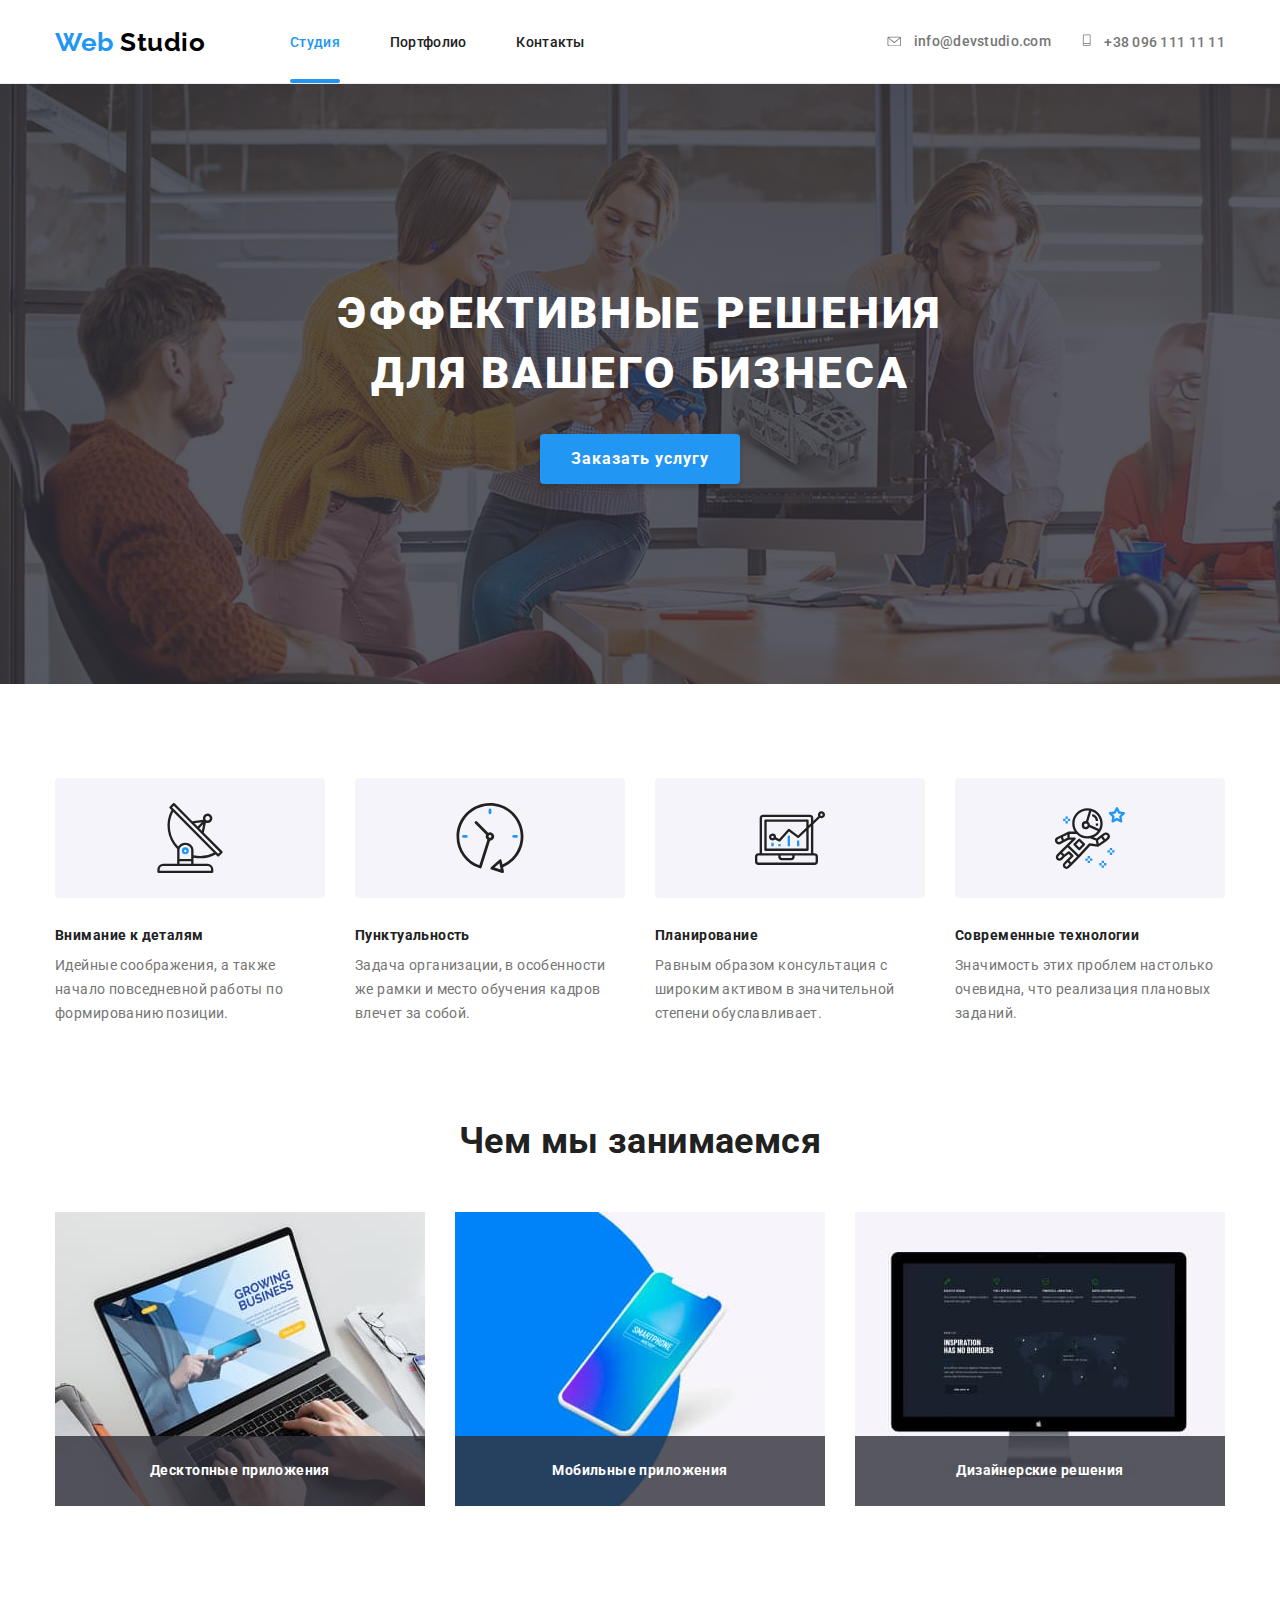
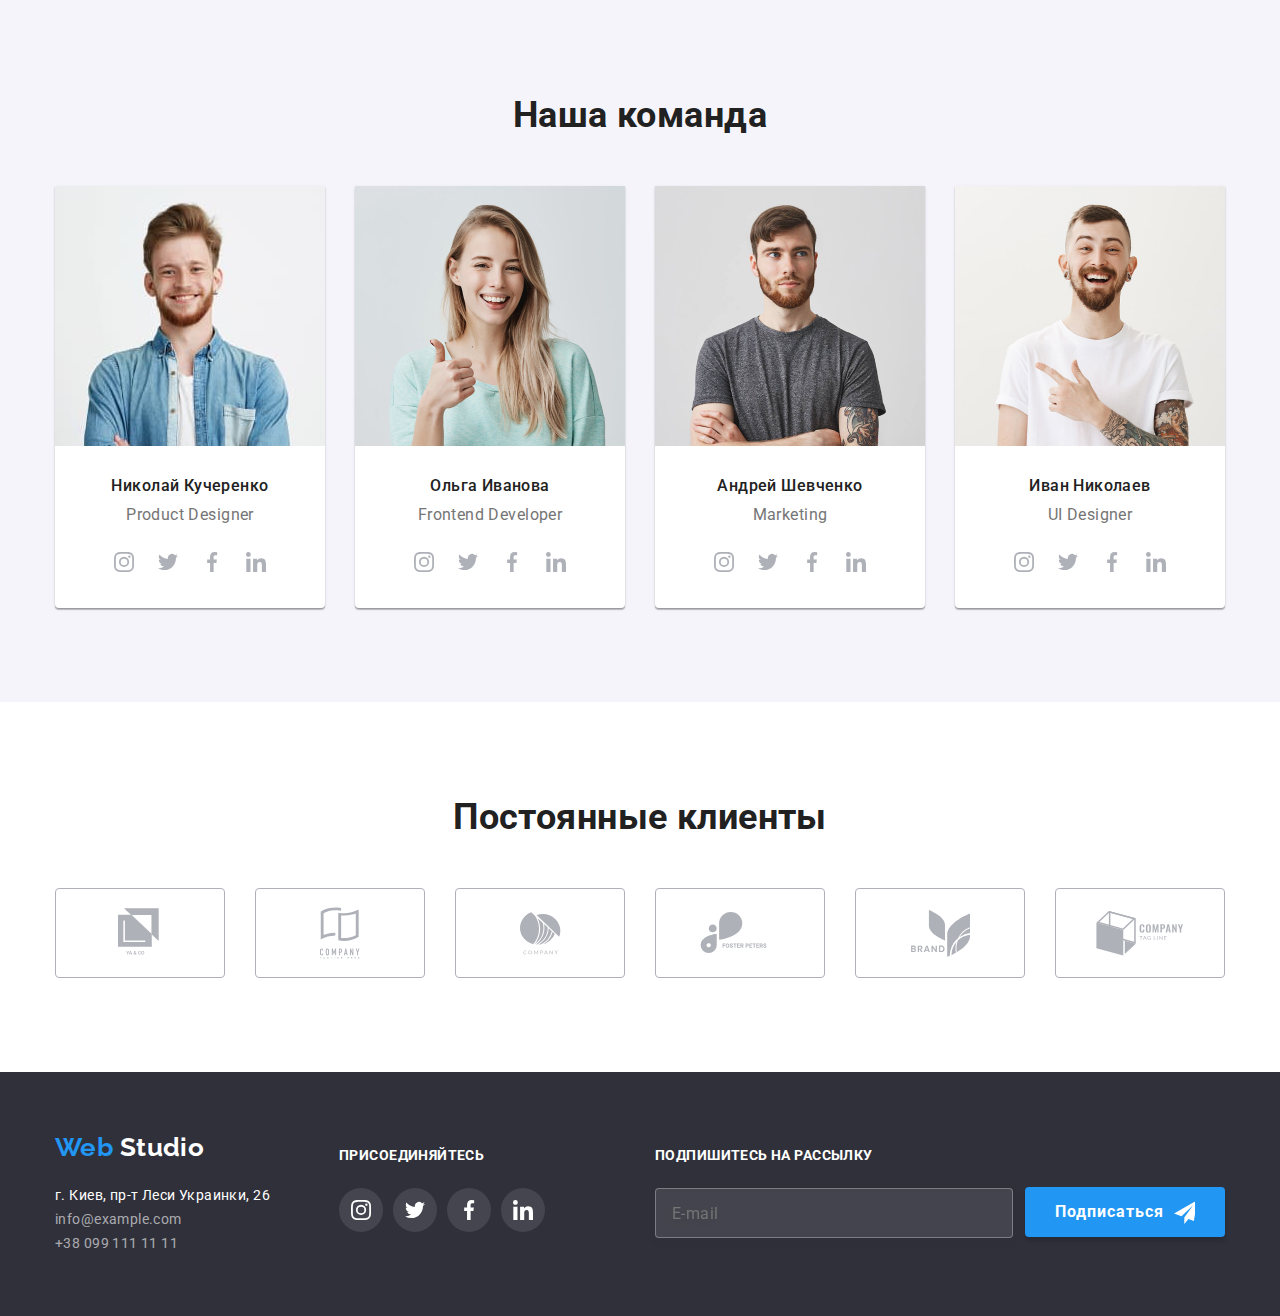
<file: index.html>
<!DOCTYPE html>
<html lang="ru">
  <head>
    <meta charset="UTF-8" />
    <meta name="viewport" content="width=device-width, initial-scale=1.0" />
    <title>Web Studio</title>
    <link
      href="https://fonts.googleapis.com/css2?family=Raleway:wght@700&family=Roboto:wght@400;500;700;900&display=swap"
      rel="stylesheet"
    />
    <link
      rel="stylesheet"
      href="https://cdnjs.cloudflare.com/ajax/libs/modern-normalize/0.7.0/modern-normalize.min.css"
    />
    <link rel="stylesheet" href="./css/styles.css" />
  </head>
  <body>
    <!-- Шапка сайта-->
    <header>
      <div class="container">
        <nav class="site-nav">
          <a href="./index.html" class="logo"><span>Web</span> Studio</a>
          <ul class="list">
            <li class="item"><a href="./index.html" class="link current">Студия</a></li>
            <li class="item">
              <a href="./portfolio.html" class="link">Портфолио</a>
            </li>
            <li class="item"><a href="" class="link">Контакты</a></li>
          </ul>
        </nav>

        <ul class="contacts list">
          <li class="mail-item">            
            <a href="mailto:info@example.com" class="link">
              <svg width="16px" height="11px" class="icon-contacts">
                <use href="./images/sprite.svg#icon-logo-mail"></use>
              </svg>
              info@devstudio.com
            </a>
          </li>
          <li class="call-item">            
            <a href="tel:+380991111111" class="link">
              <svg width="10px" height="15px" class="icon-contacts">
                <use href="./images/sprite.svg#icon-call"></use>
              </svg>
              +38 096 111 11 11
            </a>
          </li>
        </ul>
      </div>
    </header>

    <main>
      <!-- Герой-->
      <section>
        <div class="hero hero-list ">
          <h1 class="hero-title">Эффективные решения<br> для вашего бизнеса</h1>
          <button class="hero-button" data-modal-open>Заказать услугу</button>
        </div>
      </section>

      <!-- Преимущества-->
      <section class="advantages padding">
        <div class="container">
          <h2 class="visually-hidden">Преимущества</h2>
          <ul class="list">
            <li class="item icon-satellite">
              <h3 class="section-title">Внимание к деталям</h3>
              <p>
                Идейные соображения, а также начало повседневной работы по
                формированию позиции.
              </p>
            </li>
            <li class="item icon-clock">
              <h3 class="section-title">Пунктуальность</h3>
              <p>
                Задача организации, в особенности же рамки и место обучения
                кадров влечет за собой.
              </p>
            </li>
            <li class="item icon-computer">
              <h3 class="section-title">Планирование</h3>
              <p>
                Равным образом консультация с широким активом в значительной
                степени обуславливает.
              </p>
            </li>
            <li class="item icon-astronaut">
              <h3 class="section-title">Современные технологии</h3>
              <p>
                Значимость этих проблем настолько очевидна, что реализация
                плановых заданий.
              </p>
            </li>
          </ul>
        </div>
      </section>

      <!-- Чем мы занимаемся-->
      <section class="section padding">
        <div class="container">
          <h2 class="section-title work">Чем мы занимаемся</h2>
          <ul class="work-list list"> 
            <li class="item">
              <img src="./images/web-studio/desktop.jpg" alt="Десктопные приложения" width="370" height="294" />
              <h3 class="subtitle">Десктопные приложения</h3>
            </li>
            <li class="item">
              <img src="./images/web-studio/mobile.jpg" alt="Мобильные приложения" width="370" height="294" />
              <h3 class="subtitle">Мобильные приложения</h3>
            </li>
            <li class="item">
              <img src="./images/web-studio/design.jpg" alt="Дизайнерские решения" width="370" height="294" />
              <h3 class="subtitle">Дизайнерские решения</h3>
            </li>
          </ul>
        </div>
          </section>
          
          <!-- Наша команда-->
          <section class="section-team padding">
            <div class="container">
            <h2 class="section-title">Наша команда</h2>
            <ul class="list">
              <li class="list-item">
                <img src="./images/web-studio/img-1.jpg" alt="Николай Кучеренко" width="270" height="260" />
                <div class="workman">
                  <h3 class="name">Николай Кучеренко</h3>
                  <p lang="en">Product Designer</p>
                  <ul class="list">
                    <li>
                      <a href="" aria-label="ссылка инстаграм" target="_blank" rel="noreferrer noopener" class="link">
                        <svg width="20px" height="20px" class="social-link">
                          <use href="./images/sprite.svg#icon-instagram"></use>
                        </svg>
                      </a>
                    </li>
                    <li>
                      <a href="" aria-label="ссылка твиттер" target="_blank" rel="noreferrer noopener" class="link">
                        <svg width="20px" height="20px" class="social-link">
                          <use href="./images/sprite.svg#icon-twitter"></use>
                        </svg>
                      </a>
                    </li>
                    <li>
                      <a href="" aria-label="ссылка фейсбук" target="_blank" rel="noreferrer noopener" class="link">
                        <svg width="20px" height="20px" class="social-link">
                          <use href="./images/sprite.svg#icon-facebook"></use>
                        </svg>
                      </a>
                    </li>
                    <li>
                      <a href="" aria-label="ссылка линкедин" target="_blank" rel="noreferrer noopener" class="link">
                        <svg width="20px" height="20px" class="social-link">
                          <use href="./images/sprite.svg#icon-linkedin"></use>
                        </svg>
                      </a>
                    </li>
                  </ul>
                </div>
              </li>
              <li class="list-item">
                <img src="./images/web-studio/img-2.jpg" alt="Ольга Иванова" width="270" height="260" />
                <div class="workman">
                  <h3 class="name">Ольга Иванова</h3>
                  <p lang="en">Frontend Developer</p>
                  <ul class="list">
                    <li>
                      <a href="" aria-label="ссылка инстаграм" target="_blank" rel="noreferrer noopener" class="link">
                        <svg width="20px" height="20px" class="social-link">
                          <use href="./images/sprite.svg#icon-instagram"></use>
                        </svg>
                      </a>
                    </li>
                    <li>
                      <a href="" aria-label="ссылка твиттер" target="_blank" rel="noreferrer noopener" class="link">
                        <svg width="20px" height="20px" class="social-link">
                          <use href="./images/sprite.svg#icon-twitter"></use>
                        </svg>
                      </a>
                    </li>
                    <li>
                      <a href="" aria-label="ссылка фейсбук" target="_blank" rel="noreferrer noopener" class="link">
                        <svg width="20px" height="20px" class="social-link">
                          <use href="./images/sprite.svg#icon-facebook"></use>
                        </svg>
                      </a>
                    </li>
                    <li>
                      <a href="" aria-label="ссылка линкедин" target="_blank" rel="noreferrer noopener" class="link">
                        <svg width="20px" height="20px" class="social-link">
                          <use href="./images/sprite.svg#icon-linkedin"></use>
                        </svg>
                      </a>
                    </li>
                  </ul>
                </div>
              </li>
              <li class="list-item">
                <img src="./images/web-studio/img-3.jpg" alt="Андрей Шевченко" width="270" height="260" />
                <div class="workman">
                  <h3 class="name">Андрей Шевченко</h3>
                  <p lang="en">Marketing</p>
                  <ul class="list">
                    <li>
                      <a href="" aria-label="ссылка инстаграм" target="_blank" rel="noreferrer noopener" class="link">
                        <svg width="20px" height="20px" class="social-link">
                          <use href="./images/sprite.svg#icon-instagram"></use>
                        </svg>
                      </a>
                    </li>
                    <li>
                      <a href="" aria-label="ссылка твиттер" target="_blank" rel="noreferrer noopener" class="link">
                        <svg width="20px" height="20px" class="social-link">
                          <use href="./images/sprite.svg#icon-twitter"></use>
                        </svg>
                      </a>
                    </li>
                    <li>
                      <a href="" aria-label="ссылка фейсбук" target="_blank" rel="noreferrer noopener" class="link">
                        <svg width="20px" height="20px" class="social-link">
                          <use href="./images/sprite.svg#icon-facebook"></use>
                        </svg>
                      </a>
                    </li>
                    <li>
                      <a href="" aria-label="ссылка линкедин" target="_blank" rel="noreferrer noopener" class="link">
                        <svg width="20px" height="20px" class="social-link">
                          <use href="./images/sprite.svg#icon-linkedin"></use>
                        </svg>
                      </a>
                    </li>
                  </ul>
                </div>
              </li>
              <li class="list-item">
                <img src="./images/web-studio/img-4.jpg" alt="Иван Николаев" width="270" height="260" />
                <div class="workman">
                  <h3 class="name">Иван Николаев</h3>
                  <p lang="en">UI Designer</p>
                  <ul class="list">
                    <li>
                      <a href="" aria-label="ссылка инстаграм" target="_blank" rel="noreferrer noopener" class="link">
                        <svg width="20px" height="20px" class="social-link">
                          <use href="./images/sprite.svg#icon-instagram"></use>
                        </svg>
                      </a>
                    </li>
                    <li>
                      <a href="" aria-label="ссылка твиттер" target="_blank" rel="noreferrer noopener" class="link">
                        <svg width="20px" height="20px" class="social-link">
                          <use href="./images/sprite.svg#icon-twitter"></use>
                        </svg>
                      </a>
                    </li>
                    <li>
                      <a href="" aria-label="ссылка фейсбук" target="_blank" rel="noreferrer noopener" class="link">
                        <svg width="20px" height="20px" class="social-link">
                          <use href="./images/sprite.svg#icon-facebook"></use>
                        </svg>
                      </a>
                    </li>
                    <li>
                      <a href="" aria-label="ссылка линкедин" target="_blank" rel="noreferrer noopener" class="link">
                        <svg width="20px" height="20px" class="social-link">
                          <use href="./images/sprite.svg#icon-linkedin"></use>
                        </svg>
                      </a>
                    </li>
                  </ul>
                </div>
              </li>
            </ul>
            </div>
      </section>

      <!-- Постоянные клиенты-->
      <section class="section padding">
        <div class="container clients">
          <h2 class="section-clients">Постоянные клиенты</h2>
          <ul class="list clients-list">
            <li class="list-item">
              <a href="" aria-label="Ссылка компании YA & CO" target="_blank" rel="noreferrer noopener" class="link">
                <svg width="45px" height="50px" class="company-icon">
                  <use href="./images/sprite.svg#icon-logo-1"></use>
                </svg>
              </a>
            </li>
            <li class="list-item">
              <a href="" aria-label="Ссылка компании Tagline Here" target="_blank" rel="noreferrer noopener" class="link">
                <svg width="40px" height="52px" class="company-icon">
                  <use href="./images/sprite.svg#icon-logo-2"></use>
                </svg>
              </a>
            </li>
            <li class="list-item">
              <a href="" aria-label="Ссылка компании" target="_blank" rel="noreferrer noopener" class="link">
                <svg width="41px" height="43px" class="company-icon">
                  <use href="./images/sprite.svg#icon-logo-3"></use>
                </svg>
              </a>
            </li>
            <li class="list-item">
              <a href="" aria-label="Ссылка компании Foster Peters" target="_blank" rel="noreferrer noopener" class="link">
                <svg width="80px" height="42px" class="company-icon">
                  <use href="./images/sprite.svg#icon-logo-4"></use>
                </svg>
              </a>
            </li>
            <li class="list-item">
              <a href="" aria-label="Ссылка компании Brand" target="_blank" rel="noreferrer noopener" class="link">
                <svg width="59px" height="47px" class="company-icon">
                  <use href="./images/sprite.svg#icon-logo-5"></use>
                </svg>
              </a>
            </li>
            <li class="list-item">
              <a href="" aria-label="Ссылка компании Tag Line" target="_blank" rel="noreferrer noopener" class="link">
                <svg width="88px" height="45px" class="company-icon">
                  <use href="./images/sprite.svg#icon-logo-6"></use>
                </svg>
              </a>
            </li>
          </ul>
          </section>
        </div>
    </main>

    <!-- Футер-->
    <footer>
      <div class="container">
        <div class="address">
          <a href="./index.html" class="logo"><span>Web</span> Studio</a>
          <address class="address-list">
            <span>г. Киев, пр-т Леси Украинки, 26</span><br />
            <a href="mailto:info@example.com" class="link">info@example.com</a><br />
            <a href="tel:+380991111111" class="link">+38 099 111 11 11</a><br />
          </address>
        </div>
        <div class="footer-box">
          <b>присоединяйтесь</b>
          <ul class="list">
            <li class="list-item">
              <a href="" aria-label="ссылка инстаграм" 
                target="_blank" rel="noreferrer noopener"
                class="link link-item icon-instagram"></a>
            </li>
            <li class="list-item">
              <a href="" aria-label="ссылка твиттер" 
                target="_blank" rel="noreferrer noopener" 
                class="link link-item icon-twitter "></a>
            </li>
            <li class="list-item">
              <a href="" aria-label="ссылка фейсбук" 
                target="_blank" rel="noreferrer noopener" 
                class="link link-item icon-facebook"></a>
            </li>
            <li class="list-item">
              <a href="" aria-label="ссылка линкедин" 
                target="_blank" rel="noreferrer noopener"
                class="link link-item icon-linkedin"></a>
            </li>
          </ul>
        </div>
        <div class="subscribe">
          <div>
            <b>Подпишитесь на рассылку</b> 
          <form action="">
            <label>
              <input class="form-subscribe" type="email" name="email-subscribe" placeholder="E-mail" autocomplete="email">                                 
            </label>
          </form>
          </div>
          <button type="submit"  class="hero-button">Подписаться</button>
        </div>
      </div>
    </footer>

    <!-- Модалка-->
    <div class="backdrop is-hidden" data-modal>
      <div class="modal">
        <button data-modal-close class="button-close">
          <svg class="icon-close" width="18px" height="18px">
            <use href="./images/modal.svg#icon-close"></use>
          </svg>
        </button>
        <b>
          Оставьте свои данные, мы вам перезвоним
        </b>
        <form action="" autocomplete="on">           
          <label class="form-field">
            <input class="form-input" type="text" placeholder=" " autocomplete="name">
            <span class="form-label">Имя</span>
            <span>
              <svg class="icon-person" width="18px" height="18px">
                <use href="./images/modal.svg#icon-person"></use>
              </svg>
            </span> 
          </label>        
          <label class="form-field">
            <input class="form-input" type="tel" name="tel" placeholder=" " autocomplete="tel">
            <span class="form-label">Телефон</span>
            <span>
              <svg class="icon-phone" width="18px" height="18px">
                <use href="./images/modal.svg#icon-phone"></use>
              </svg>
            </span>
          </label>      
          <label class="form-field">
            <input class="form-input" type="email" name="email" placeholder=" " autocomplete="email">
            <span class="form-label">Почта</span>
            <span>
              <svg class="icon-email" width="18px" height="18px">
                <use href="./images/modal.svg#icon-email"></use>
              </svg>
            </span>
          </label>              
          <label class="form-field" for="comment">
            <textarea class="form-comment" name="comment" placeholder=" "></textarea>
            <span class="comment-label">Коментарий</span>
          </label>
          <div class="form-field form-checkbox">
            <label class="checkbox-label">
              <input class="checkbox" type="checkbox" name="">
              <span class="icon"></span>
              Соглашаюсь с рассылкой и принимаю
              <a href="">Условия договора</a>
            </label>
          </div>
        </form>
        <button type="submit" class="button-send">Отправить</button>
      </div>
    </div>
    <script src="./js/modal.js"></script>
  </body>
</html>
</file>
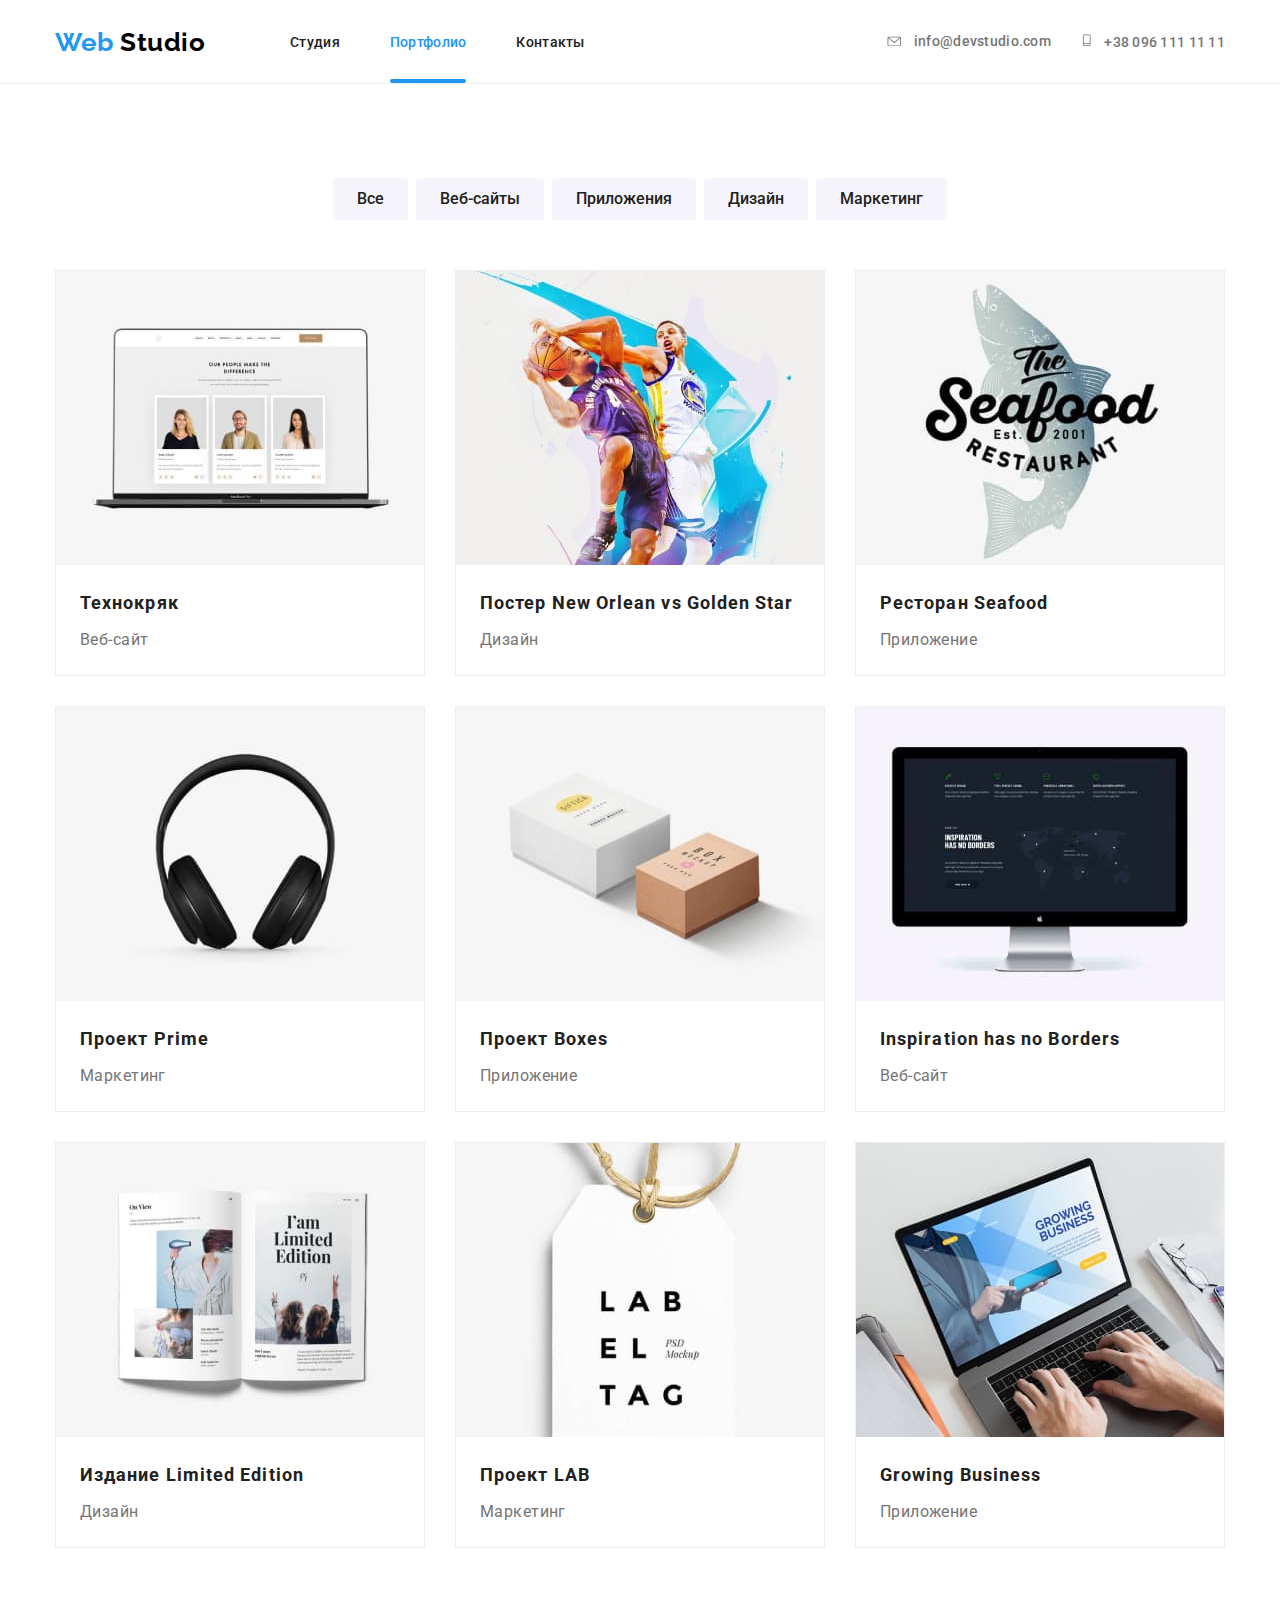
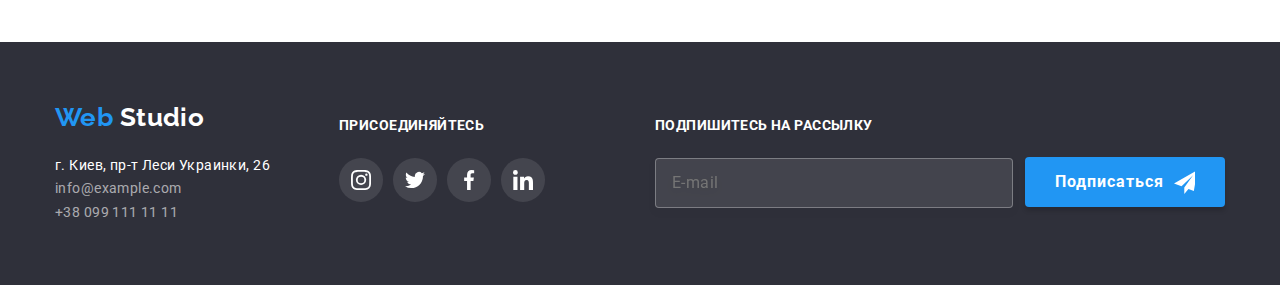
<file: portfolio.html>
<!DOCTYPE html>
<html lang="ru">
  <head>
    <meta charset="UTF-8" />
    <meta name="viewport" content="width=device-width, initial-scale=1.0" />
    <title>Portfolio</title>
    <link
      href="https://fonts.googleapis.com/css2?family=Raleway:wght@700&family=Roboto:wght@400;500;700;900&display=swap"
      rel="stylesheet"
    />
    <link
      rel="stylesheet"
      href="https://cdnjs.cloudflare.com/ajax/libs/modern-normalize/0.7.0/modern-normalize.min.css"
    />
    <link rel="stylesheet" href="./css/styles.css" />
  </head>
  <body>
    <!-- Шапка сайта-->
    <header>
      <div class="container">
        <nav class="site-nav">
          <a href="./index.html" class="logo"><span>Web</span> Studio</a>
          <ul class="list">
            <li class="item"><a href="./index.html" class="link">Студия</a></li>
            <li class="item">
              <a href="./portfolio.html" class="link current">Портфолио</a>
            </li>
            <li class="item"><a href="" class="link">Контакты</a></li>
          </ul>
        </nav>

        <ul class="contacts list">
          <li class="mail-item">
            <a href="mailto:info@example.com" class="link">
              <svg width="16px" height="11px" class="icon-contacts">
                <use href="./images/sprite.svg#icon-logo-mail"></use>
              </svg>
              info@devstudio.com
            </a>
          </li>
          <li class="call-item">
            <a href="tel:+380991111111" class="link">
              <svg width="10px" height="15px" class="icon-contacts">
                <use href="./images/sprite.svg#icon-call"></use>
              </svg>
              +38 096 111 11 11
            </a>
          </li>
        </ul>
      </div>
    </header>

    <!--Портфолио-->
    <main>
      <section class="section-works padding">
        <h1 class="visually-hidden">Наши работы</h1>
        <div class="container">
          <ul class="list-button list">
            <li class="item">
              <button type="button">Все</button>
            </li>
            <li class="item">
              <button type="button">Веб-сайты</button>
            </li>
            <li class="item">
              <button type="button">Приложения</button>
            </li>
            <li class="item">
              <button type="button">Дизайн</button>
            </li>
            <li class="item">
              <button type="button">Маркетинг</button>
            </li>
          </ul>

          <ul class="list-works list">
            <li class="list-works-item">
              <a href="">
                <div class="box-item">
                  <img
                    src="./images/portfolio/portfolio1.jpg"
                    alt="Технокряк"
                    width="370"
                    height="294"
                  />
                  <div class="overlay">
                    <p class="text">
                      Технокряк это современная площадка распространения
                      коронавируса. Компании используют эту платформу для
                      цифрового шпионажа и атак на защищённые сервера
                      конкурентов.
                    </p>
                  </div>
                </div>
                <div class="list-items">
                  <h2 class="title">Технокряк</h2>
                  <p class="subtitle">Веб-сайт</p>
                </div>
              </a>
            </li>

            <li class="list-works-item">
              <a href="">
                <div class="box-item">
                  <img
                    src="./images/portfolio/portfolio2.jpg"
                    alt="Постер New Orlean vs Golden Star"
                    width="370"
                    height="294"
                  />
                  <div class="overlay">
                    <p class="text">
                      Технокряк это современная площадка распространения
                      коронавируса. Компании используют эту платформу для
                      цифрового шпионажа и атак на защищённые сервера
                      конкурентов.
                    </p>
                  </div>
                </div>
                <div class="list-items">
                  <h2 class="title">
                    Постер <span lang="en">New Orlean vs Golden Star</span>
                  </h2>
                  <p class="subtitle">Дизайн</p>
                </div>
              </a>
            </li>
            <li class="list-works-item">
              <a href="">
                <div class="box-item">
                  <img
                    src="./images/portfolio/portfolio3.jpg"
                    alt="Ресторан Seafood"
                    width="370"
                    height="294"
                  />
                  <div class="overlay">
                    <p class="text">
                      Технокряк это современная площадка распространения
                      коронавируса. Компании используют эту платформу для
                      цифрового шпионажа и атак на защищённые сервера
                      конкурентов.
                    </p>
                  </div>
                </div>
                <div class="list-items">
                  <h2 class="title">Ресторан <span lang="en">Seafood</span></h2>
                  <p class="subtitle">Приложение</p>
                </div>
              </a>
            </li>
            <li class="list-works-item">
              <a href="">
                <div class="box-item">
                  <img
                    src="./images/portfolio/portfolio4.jpg"
                    alt="Проект Prime"
                    width="370"
                    height="294"
                  />
                  <div class="overlay">
                    <p class="text">
                      Технокряк это современная площадка распространения
                      коронавируса. Компании используют эту платформу для
                      цифрового шпионажа и атак на защищённые сервера
                      конкурентов.
                    </p>
                  </div>
                </div>
                <div class="list-items">
                  <h2 class="title">Проект <span lang="en">Prime</span></h2>
                  <p class="subtitle">Маркетинг</p>
                </div>
              </a>
            </li>
            <li class="list-works-item">
              <a href="">
                <div class="box-item">
                  <img
                    src="./images/portfolio/portfolio5.jpg"
                    alt="Проект Boxes"
                    width="370"
                    height="294"
                  />
                  <div class="overlay">
                    <p class="text">
                      Технокряк это современная площадка распространения
                      коронавируса. Компании используют эту платформу для
                      цифрового шпионажа и атак на защищённые сервера
                      конкурентов.
                    </p>
                  </div>
                </div>
                <div class="list-items">
                  <h2 class="title">Проект <span lang="en">Boxes</span></h2>
                  <p class="subtitle">Приложение</p>
                </div>
              </a>
            </li>
            <li class="list-works-item">
              <a href="">
                <div class="box-item">
                  <img
                    src="./images/portfolio/portfolio6.jpg"
                    alt="Inspiration has no Borders"
                    width="370"
                    height="294"
                  />
                  <div class="overlay">
                    <p class="text">
                      Технокряк это современная площадка распространения
                      коронавируса. Компании используют эту платформу для
                      цифрового шпионажа и атак на защищённые сервера
                      конкурентов.
                    </p>
                  </div>
                </div>
                <div class="list-items">
                  <h2 lang="en" class="title">Inspiration has no Borders</h2>
                  <p class="subtitle">Веб-сайт</p>
                </div>
              </a>
            </li>
            <li class="list-works-item">
              <a href="">
                <div class="box-item">
                  <img
                    src="./images/portfolio/portfolio7.jpg"
                    alt="Издание Limited Edition"
                    width="370"
                    height="294"
                  />
                  <div class="overlay">
                    <p class="text">
                      Технокряк это современная площадка распространения
                      коронавируса. Компании используют эту платформу для
                      цифрового шпионажа и атак на защищённые сервера
                      конкурентов.
                    </p>
                  </div>
                </div>
                <div class="list-items">
                  <h2 class="title">
                    Издание <span lang="en">Limited Edition</span>
                  </h2>
                  <p class="subtitle">Дизайн</p>
                </div>
              </a>
            </li>
            <li class="list-works-item">
              <a href="">
                <div class="box-item">
                  <img
                    src="./images/portfolio/portfolio8.jpg"
                    alt="Проект LAB"
                    width="370"
                    height="294"
                  />
                  <div class="overlay">
                    <p class="text">
                      Технокряк это современная площадка распространения
                      коронавируса. Компании используют эту платформу для
                      цифрового шпионажа и атак на защищённые сервера
                      конкурентов.
                    </p>
                  </div>
                </div>
                <div class="list-items">
                  <h2 class="title">Проект <span lang="en">LAB</span></h2>
                  <p class="subtitle">Маркетинг</p>
                </div>
              </a>
            </li>
            <li class="list-works-item">
              <a href="">
                <div class="box-item">
                  <img
                    src="./images/portfolio/portfolio9.jpg"
                    alt="Growing Business"
                    width="370"
                    height="294"
                  />
                  <div class="overlay">
                    <p class="text">
                      Технокряк это современная площадка распространения
                      коронавируса. Компании используют эту платформу для
                      цифрового шпионажа и атак на защищённые сервера
                      конкурентов.
                    </p>
                  </div>
                </div>
                <div class="list-items">
                  <h2 lang="en" class="title">Growing Business</h2>
                  <p class="subtitle">Приложение</p>
                </div>
              </a>
            </li>
          </ul>
        </div>
      </section>
    </main>

    <!-- Футер-->
    <footer>
      <div class="container">
        <div class="address">
          <a href="./index.html" class="logo"><span>Web</span> Studio</a>
          <address class="address-list">
            <span>г. Киев, пр-т Леси Украинки, 26</span><br />
            <a href="mailto:info@example.com" class="link">info@example.com</a
            ><br />
            <a href="tel:+380991111111" class="link">+38 099 111 11 11</a><br />
          </address>
        </div>
        <div class="footer-box">
          <b>присоединяйтесь</b>
          <ul class="list">
            <li class="list-item">
              <a
                href=""
                aria-label="ссылка инстаграм"
                target="_blank"
                rel="noreferrer noopener"
                class="link link-item icon-instagram"
              ></a>
            </li>
            <li class="list-item">
              <a
                href=""
                aria-label="ссылка твиттер"
                target="_blank"
                rel="noreferrer noopener"
                class="link link-item icon-twitter"
              ></a>
            </li>
            <li class="list-item">
              <a
                href=""
                aria-label="ссылка фейсбук"
                target="_blank"
                rel="noreferrer noopener"
                class="link link-item icon-facebook"
              ></a>
            </li>
            <li class="list-item">
              <a
                href=""
                aria-label="ссылка линкедин"
                target="_blank"
                rel="noreferrer noopener"
                class="link link-item icon-linkedin"
              ></a>
            </li>
          </ul>
        </div>
        <div class="subscribe">
          <div>
            <b>Подпишитесь на рассылку</b>
            <form action="">
              <label>
                <input
                  class="form-subscribe"
                  type="email"
                  name="email-subscribe"
                  placeholder="E-mail"
                  autocomplete="email"
                />
              </label>
            </form>
          </div>
          <button type="submit" class="hero-button">Подписаться</button>
        </div>
      </div>
    </footer>
  </body>
</html>
</file>
<file: css/styles.css>
html {
  box-sizing: border-box;
}

*,
*::before,
*::after {
  box-sizing: inherit;
}

:root {
  --primary-text-color: #757575;
  --title-text-color: #212121;
  --background-color: #ffffff;
  --accent-color: #2196f3;
}

body {
  margin: 0;

  background-color: var(--background-color);
  color: var(--primary-text-color);
  font-family: Roboto, serif;
  letter-spacing: 0.03em;
  font-size: 14px;
  line-height: 1.71;
}

.visually-hidden {
  position: absolute !important;
  clip: rect(1px 1px 1px 1px);
  /* IE6, IE7 */
  clip: rect(1px, 1px, 1px, 1px);
  padding: 0 !important;
  border: 0 !important;
  height: 1px !important;
  width: 1px !important;
  overflow: hidden;
}

a {
  text-decoration: none;
}

.list {
  padding: 0;
  margin: 0;
  list-style: none;
}

.padding {
  padding-top: 94px;
  padding-bottom: 94px;
}

img {
  display: block;
}

/*logo*/
.site-nav .logo {
  transition: 250ms cubic-bezier(0.4, 0, 0.2, 1);
  margin-right: 85px;

  color: #000000;
  font-family: Raleway, sans-serif;
  font-weight: 700;
  font-size: 26px;
  line-height: 1.2;
}

.logo:hover {
  color: var(--accent-color);
}

.container {
  width: 1200px;
  margin: 0;
  padding-left: 15px;
  padding-right: 15px;
  margin-left: auto;
  margin-right: auto;
}

/*site-nav*/
header {
  border-bottom: 1px solid #ececec;
}

.site-nav {
  display: flex;
  height: 100%;
  align-items: center;
}

.site-nav .item:not(:last-child) {
  margin-right: 50px;
}

.site-nav span,
.logo:focus {
  color: var(--accent-color);
  transition: 250ms cubic-bezier(0.4, 0, 0.2, 1);
}

.site-nav a {
  color: #212121;
  font-weight: 500;
  font-size: 14px;
  line-height: 1.14;
  letter-spacing: 0.02em;
}

.site-nav .link {
  position: relative;
  display: block;
  padding-top: 32px;
  padding-bottom: 32px;
}

.site-nav .link.current {
  color: var(--accent-color);
}

.site-nav .link.current::after {
  position: absolute;
  left: 0;
  bottom: 0;
  display: block;
  content: '';
  width: 100%;
  height: 4px;
  border-radius: 2px;
  margin-top: 28px;
  background-color: var(--accent-color);
}

header .link {
  transition: color 250ms cubic-bezier(0.4, 0, 0.2, 1);
}

header .link:hover,
header .link:focus {
  color: var(--accent-color);
}

header > div {
  display: flex;
  align-items: flex-end;
}

.contacts,
.site-nav .list {
  display: flex;
}

.contacts .link {
  padding-top: 32px;
  padding-bottom: 32px;

  color: var(--primary-text-color);
  font-weight: 500;
  font-size: 14px;
  line-height: 1.14;
  letter-spacing: 0.02em;
}

.contacts li:first-child {
  margin-right: 30px;
}
.contacts img {
  margin-right: 10px;
}

.contacts.list > li {
  display: flex;
  align-items: center;
}

.contacts.list {
  margin-left: auto;
}

.icon-contacts {
  fill: currentColor;
  margin-right: 10px;
}

/*hero*/
.hero {
  text-align: center;
  max-width: 1600px;
  height: 600px;
  margin-left: auto;
  margin-right: auto;
  margin: auto;

  background-image: linear-gradient(
      to right,
      rgba(47, 48, 58, 0.8),
      rgba(47, 48, 58, 0.8)
    ),
    url(../images/web-studio/hero.jpg);
}

.hero-list {
  padding: 200px 0px;
}

.hero-title {
  margin-top: 0;
  margin-bottom: 30px;

  color: var(--background-color);
  font-weight: 900;
  font-size: 44px;
  line-height: 1.36;
  letter-spacing: 0.06em;
  text-transform: uppercase;
}

.hero-button {
  display: inline-block;
  box-sizing: border-box;
  width: 200px;
  height: 50px;
  transition: 250ms cubic-bezier(0.4, 0, 0.2, 1);
  /* padding: 10px 32px; */

  background-color: var(--accent-color);
  color: var(--background-color);
  box-shadow: 0px 4px 4px rgba(0, 0, 0, 0.15);
  border-radius: 4px;

  font-weight: 700;
  font-size: 16px;
  line-height: 1.87;
  letter-spacing: 0.06em;
  text-align: center;
}

.hero-button:hover,
.hero-button:focus {
  background-color: var(--background-color);
  color: var(--accent-color);
}

/*Modal*/
.backdrop.is-hidden {
  opacity: 0;
  pointer-events: none;
}

.backdrop {
  position: fixed;
  top: 0;
  left: 0;
  width: 100%;
  height: 100%;
  background-color: rgba(0, 0, 0, 0.2);

  opacity: 1;
  transition: opacity 250ms cubic-bezier(0.4, 0, 0.2, 1);
}

.backdrop.is-hidden .modal {
  transform: translate(-50%, -50%) scale(0.9);
}

.modal {
  position: absolute;
  top: 50%;
  left: 50%;
  transform: translate(-50%, -50%) scale(1);
  width: 528px;
  height: 581px;
  padding: 40px;

  transition: transform 250ms cubic-bezier(0.4, 0, 0.2, 1),
    opacity 250ms cubic-bezier(0.4, 0, 0.2, 1);
  background: #ffffff;
  box-shadow: 0px 1px 3px rgba(0, 0, 0, 0.12), 0px 1px 1px rgba(0, 0, 0, 0.14),
    0px 2px 1px rgba(0, 0, 0, 0.2);
  border-radius: 4px;
}

.modal > b {
  display: block;
  font-family: Roboto;
  font-style: normal;
  font-weight: 700;
  font-size: 20px;
  line-height: 1.15;
  text-align: center;
  letter-spacing: 0.03em;
  padding: 0;
  margin: 0;
  margin-bottom: 30px;

  color: #212121;
}

.button-close {
  display: block;
  position: absolute;
  top: 8px;
  right: 8px;
  width: 30px;
  height: 30px;

  border-radius: 50%;
  background: var(--background-color);
  border: 1px solid rgba(0, 0, 0, 0.1);
  padding: 0;
  margin: 0;
}

.button-close:hover,
.button-close:focus {
  background-color: var(--background-color);
}

.icon-close {
  display: inline-block;
  position: absolute;
  top: 50%;
  left: 50%;
  transform: translate(-50%, -50%);
  transition: fill 250ms cubic-bezier(0.4, 0, 0.2, 1);
}

.button-close:hover .icon-close,
.button-close:focus .icon-close {
  fill: var(--accent-color);
}

.icon-person {
  position: absolute;
  top: 11px;
  left: 16px;
  transition: fill 250ms cubic-bezier(0.4, 0, 0.2, 1);
}

.form-input:focus ~ span .icon-person,
.form-input:not(:placeholder-shown) ~ span .icon-person {
  fill: var(--accent-color);
}

.icon-phone {
  position: absolute;
  top: 11px;
  left: 16px;
  transition: fill 250ms cubic-bezier(0.4, 0, 0.2, 1);
}

.form-input:focus ~ span .icon-phone,
.form-input:not(:placeholder-shown) ~ span .icon-phone {
  fill: var(--accent-color);
}

.icon-email {
  position: absolute;
  top: 11px;
  left: 16px;
  transition: fill 250ms cubic-bezier(0.4, 0, 0.2, 1);
}

.form-input:focus ~ span .icon-email,
.form-input:not(:placeholder-shown) ~ span .icon-email {
  fill: var(--accent-color);
}

.form-field {
  position: relative;
  display: flex;
  flex-direction: column;
  margin-bottom: 28px;
}

.form-input {
  width: 100%;
  margin: 0;
  padding: 12px 42px;
  border: 1px solid rgba(33, 33, 33, 0.2);
  border-radius: 4px;
}

.form-input:hover {
  border: 1px solid var(--accent-color);
}

.form-input:focus + .form-label,
.form-input:not(:placeholder-shown) + .form-label {
  transform: translate(-26px, -46px);
  color: var(--accent-color);
}

.form-label {
  position: absolute;
  top: 50%;
  left: 42px;
  transform: translateY(-50%);
  transition: transform 250ms cubic-bezier(0.4, 0, 0.2, 1),
    color 250ms cubic-bezier(0.4, 0, 0.2, 1);
}

textarea.form-comment {
  height: 120px;
  resize: none;
  padding: 12px 16px;
  border: 1px solid rgba(33, 33, 33, 0.2);
  border-radius: 4px;
  margin: 0;
}

.form-comment:hover {
  border: 1px solid var(--accent-color);
}

.comment-label {
  position: absolute;
  top: 20px;
  left: 16px;
  transform: translateY(-50%);
  transition: transform 250ms cubic-bezier(0.4, 0, 0.2, 1),
    color 250ms cubic-bezier(0.4, 0, 0.2, 1);
}

.form-comment:focus + .comment-label,
.form-comment:not(:placeholder-shown) + .comment-label {
  transform: translateY(-46px);
  color: var(--accent-color);
}

.form-field.form-checkbox {
  padding-left: 12px;
}

input[type='checkbox'] {
  position: absolute !important;
  clip: rect(1px 1px 1px 1px);
  clip: rect(1px, 1px, 1px, 1px);
  padding: 0 !important;
  border: 0 !important;
  height: 1px !important;
  width: 1px !important;
  overflow: hidden;
}

.checkbox-label {
  display: flex;
  align-items: center;
}

.checkbox-label > .icon {
  display: block;
  width: 16px;
  height: 15px;
  background-size: contain;
  background-image: url(../images/icon-check.svg);
  background-origin: content-box;
  margin-right: 7px;
}

.checkbox:checked + .icon {
  background-image: url(../images/icon-checked.svg);
}

label > a {
  margin-left: 5px;
  color: var(--accent-color);
  text-decoration-line: underline;
}

.button-send {
  display: block;
  box-sizing: border-box;
  width: 200px;
  height: 50px;
  transition: 250ms cubic-bezier(0.4, 0, 0.2, 1);
  margin-left: auto;
  margin-right: auto;

  background-color: var(--accent-color);
  color: var(--background-color);
  border-radius: 4px;

  font-weight: 700;
  font-size: 16px;
  line-height: 1.87;
  letter-spacing: 0.06em;
  text-align: center;
  box-shadow: 0px 1px 3px rgba(0, 0, 0, 0.12), 0px 1px 1px rgba(0, 0, 0, 0.14),
    0px 2px 1px rgba(0, 0, 0, 0.2);
}

.button-send:hover,
.button-send:focus {
  background-color: var(--background-color);
  color: var(--accent-color);
}

/*Преимущества*/
.advantages .section-title {
  margin-top: 0;
  margin-bottom: 10px;

  color: var(--title-text-color);
  font-weight: 700;
  font-size: 14px;
  line-height: 1.14;
}

.advantages p {
  margin-top: 0;
  margin-bottom: 0;
}

.advantages .item {
  width: 270px;
}

.advantages .item::before {
  display: block;
  content: '';
  height: 120px;
  background-color: #f5f4fa;
  border-radius: 4px;
  background-repeat: no-repeat;
  background-position: center;
  margin-bottom: 30px;
}

.icon-satellite::before {
  background-image: url(../images/satellite.svg);
}

.icon-clock:before {
  background-image: url(../images/clock.svg);
}

.icon-computer:before {
  background-image: url(../images/computer.svg);
}

.icon-astronaut::before {
  background-image: url(../images/astronaut.svg);
}

.advantages .item + .item {
  margin-left: 30px;
}

.advantages .list {
  display: flex;
  align-items: center;
}

.advantages.padding {
  padding-bottom: 0;
}

/*Чем мы занимаемся*/
.work-list .item {
  position: relative;
}

.section .subtitle {
  position: absolute;
  bottom: 0;
  margin: 0;
  padding-top: 27px;
  padding-bottom: 27px;
  width: 100%;

  color: var(--background-color);
  background-color: rgba(47, 48, 58, 0.8);
  font-size: 14px;
  line-height: 1.14;
  font-weight: 700;
  text-align: center;
}

.section .work {
  margin-top: 0;
  margin-bottom: 50px;

  color: var(--title-text-color);
  font-size: 36px;
  line-height: 1.17;
  font-weight: 700;
  text-align: center;
}

.work-list {
  display: flex;
}

.work-list .item + .item {
  margin-left: 30px;
}

/*Наша команда*/
.section-team {
  background-color: #f5f4fa;
}

.section-team .section-title {
  margin-top: 0;
  margin-bottom: 50px;

  color: var(--title-text-color);
  font-weight: 700;
  font-size: 36px;
  line-height: 1.17;
  text-align: center;
}

.section-team .name {
  margin-top: 0;
  margin-bottom: 10px;

  color: var(--title-text-color);
  font-size: 16px;
  line-height: 1.19;
  font-weight: 500;
  text-align: center;
}

.section-team p {
  margin-top: 0;
  margin-bottom: 16px;

  font-weight: 400;
  font-size: 16px;
  line-height: 1.19;
  text-align: center;
}

.section-team .list {
  display: flex;
  justify-content: center;
}

.section-team .list-item {
  width: 270px;
  box-shadow: 0px 2px 1px rgba(0, 0, 0, 0.2), 0px 1px 1px rgba(0, 0, 0, 0.14),
    0px 1px 3px rgba(0, 0, 0, 0.12);
  border-radius: 0px 0px 4px 4px;
  background-color: var(--background-color);
}

.list-item + .list-item {
  margin-left: 30px;
}

.section-team .workman {
  padding: 30px 32px 24px;
}

.section-team .link {
  transition: 250ms cubic-bezier(0.4, 0, 0.2, 1);
  padding: 12px;
  display: block;
  border-radius: 50%;
  width: 44px;
  height: 44px;
  fill: #afb1b8;
}

.section-team .link:hover,
.section-team .link:focus {
  background-color: var(--accent-color);
  fill: var(--background-color);
}

/*Постоянные клиенты*/
.section .section-clients {
  color: var(--title-text-color);
  font-weight: 700;
  font-size: 36px;
  line-height: 1.17;
  text-align: center;
}

.section-clients {
  margin-top: 0;
  margin-bottom: 50px;
}

.section-clients + .list {
  display: flex;
  justify-content: center;
}

.clients-list .link {
  transition: 250ms cubic-bezier(0.4, 0, 0.2, 1);
  display: inline-flex;
  justify-content: center;
  align-items: center;
  padding: 0;
  margin: 0;
  width: 170px;
  height: 90px;
  border: 1px solid #afb1b8;
  box-sizing: border-box;
  border-radius: 4px;
  fill: #afb1b8;
}

.clients-list .link:hover,
.clients-list .link:focus {
  border: 1px solid var(--accent-color);
  fill: var(--accent-color);
}

/*Футер*/
footer {
  background-color: #2f303a;
}

footer b {
  color: var(--background-color);
}

footer .logo {
  color: var(--background-color);
  font-family: Raleway, sans-serif;
  font-weight: 700;
  font-size: 26px;
  line-height: 1.2;
}

footer span,
footer .logo:focus {
  transition: 250ms cubic-bezier(0.4, 0, 0.2, 1);
  color: var(--accent-color);
}

/*Футер адрес*/
footer > div.container {
  padding-top: 60px;
  padding-bottom: 60px;
}

.address-list {
  margin-top: 20px;
}
.address-list > span {
  color: var(--background-color);
}

.address-list .link {
  transition: 250ms cubic-bezier(0.4, 0, 0.2, 1);
  color: rgba(255, 255, 255, 0.6);
}

.address-list .link:hover,
.address-list .link:focus {
  color: var(--accent-color);
}

footer .address-list {
  font-style: normal;
}

footer b {
  font-weight: 700;
  font-size: 14px;
  line-height: 1.14;
  text-transform: uppercase;
}

.footer-box {
  margin-left: 69px;
  margin-top: 12px;
}

.footer-box .list {
  margin-top: 20px;
}

footer > div {
  display: flex;
  align-items: flex-start;
}

.footer-box .list-item:not(:first-child) {
  margin-left: 10px;
}
.footer-box .link-item {
  transition: 250ms cubic-bezier(0.4, 0, 0.2, 1);
  display: block;
  content: '';
  width: 44px;
  height: 44px;
  background-color: rgba(255, 255, 255, 0.1);
  border-radius: 50%;
  background-repeat: no-repeat;
  background-position: center;
}

.icon-instagram {
  background-image: url(../images/instagram.svg);
}

.icon-twitter {
  background-image: url(../images/twitter.svg);
}

.icon-facebook {
  background-image: url(../images/facebook.svg);
}

.icon-linkedin {
  background-image: url(../images/linkedin.svg);
}

.footer-box .link-item:hover,
.footer-box .link-item:focus {
  background-color: var(--accent-color);
}

footer .display {
  display: flex;
}

b + ul {
  display: flex;
}

.form-subscribe {
  width: 358px;
  height: 50px;
  margin-top: 20px;
  padding: 15px 16px;
  background-color: rgba(255, 255, 255, 0.1);
  border: 1px solid rgba(255, 255, 255, 0.3);
  box-sizing: border-box;
  filter: drop-shadow(0px 4px 4px rgba(0, 0, 0, 0.15));
  border-radius: 4px;

  font-size: 16px;
  line-height: 1.25;
  letter-spacing: 0.03em;
  color: rgba(255, 255, 255, 0.6);
}

.subscribe {
  display: flex;
  align-items: center;
  margin-left: auto;
  margin-top: 12px;
}

.subscribe .hero-button {
  display: inline-flex;
  align-items: center;
  padding: 10px 28px;
  margin-left: 12px;
  margin-top: 42px;
}

.subscribe .hero-button::after {
  content: '';
  width: 24px;
  height: 24px;
  margin-left: 10px;

  /* background-color: var(--accent-color); */
  background-image: url(../images/telegram.svg);
}

/*Portfolio*/

.list-button {
  display: flex;
  justify-content: center;
  margin-bottom: 50px;
}

button {
  transition: 250ms cubic-bezier(0.4, 0, 0.2, 1);
  display: inline-block;
  border-radius: 4px;
  border-color: transparent;
  padding: 6px 22px;

  background-color: #f5f4fa;
  color: var(--title-text-color);
  font-family: inherit;
  font-weight: 500;
  font-size: 16px;
  line-height: 1.62;
  text-align: center;
}

.list-button .item + .item {
  margin-left: 8px;
}

button:hover,
button:focus {
  background-color: var(--accent-color);
  color: var(--background-color);
}

.list-works {
  display: flex;
  flex-wrap: wrap;
}

.list-works-item:nth-child(3n) {
  margin-right: 0;
}

.list-works-item {
  width: calc((100% - 60px) / 3);
  margin-right: 30px;
  margin-bottom: 30px;
  border: 1px solid #eeeeee;
  transition: box-shadow 250ms cubic-bezier(0.4, 0, 0.2, 1);
}

.list-works-item:nth-last-child(-n + 3) {
  margin-bottom: 0;
}

.box-item {
  position: relative;
  overflow: hidden;
}

.list-items {
  transition: 250ms cubic-bezier(0.4, 0, 0.2, 1);
}

.list-works-item:hover {
  box-shadow: 0px 1px 1px rgba(0, 0, 0, 0.12), 0px 4px 4px rgba(0, 0, 0, 0.06),
    1px 4px 6px rgba(0, 0, 0, 0.16);
}

.list-works-item:hover .overlay {
  transform: translateY(0);
  opacity: 1;
}

.overlay {
  position: absolute;
  top: 0;
  left: 0;
  width: 100%;
  height: 100%;
  transform: translateY(+100%);
  transition: transform 250ms cubic-bezier(0.4, 0, 0.2, 1),
    opacity 250ms cubic-bezier(0.4, 0, 0.2, 1);
  opacity: 0;

  background-color: rgb(33, 150, 243, 0.9);
}

.box-item .text {
  position: absolute;
  top: 50%;
  left: 50%;
  transform: translate(-50%, -50%);
  width: 100%;
  padding: 63px 24px;
  margin: 0;

  color: var(--background-color);

  font-size: 18px;
  line-height: 1.55;
}

.list-works .title {
  margin-top: 0;
  margin-bottom: 4px;
  color: var(--title-text-color);
  font-weight: 700;
  font-size: 18px;
  line-height: 2;
  letter-spacing: 0.06em;
}

.list-works .subtitle {
  margin: 0;
  padding: 0;

  color: var(--primary-text-color);
  font-size: 16px;
  line-height: 1.87;
}

.list-works .list-items {
  padding: 20px 24px;
  text-align: left;
}
</file>
